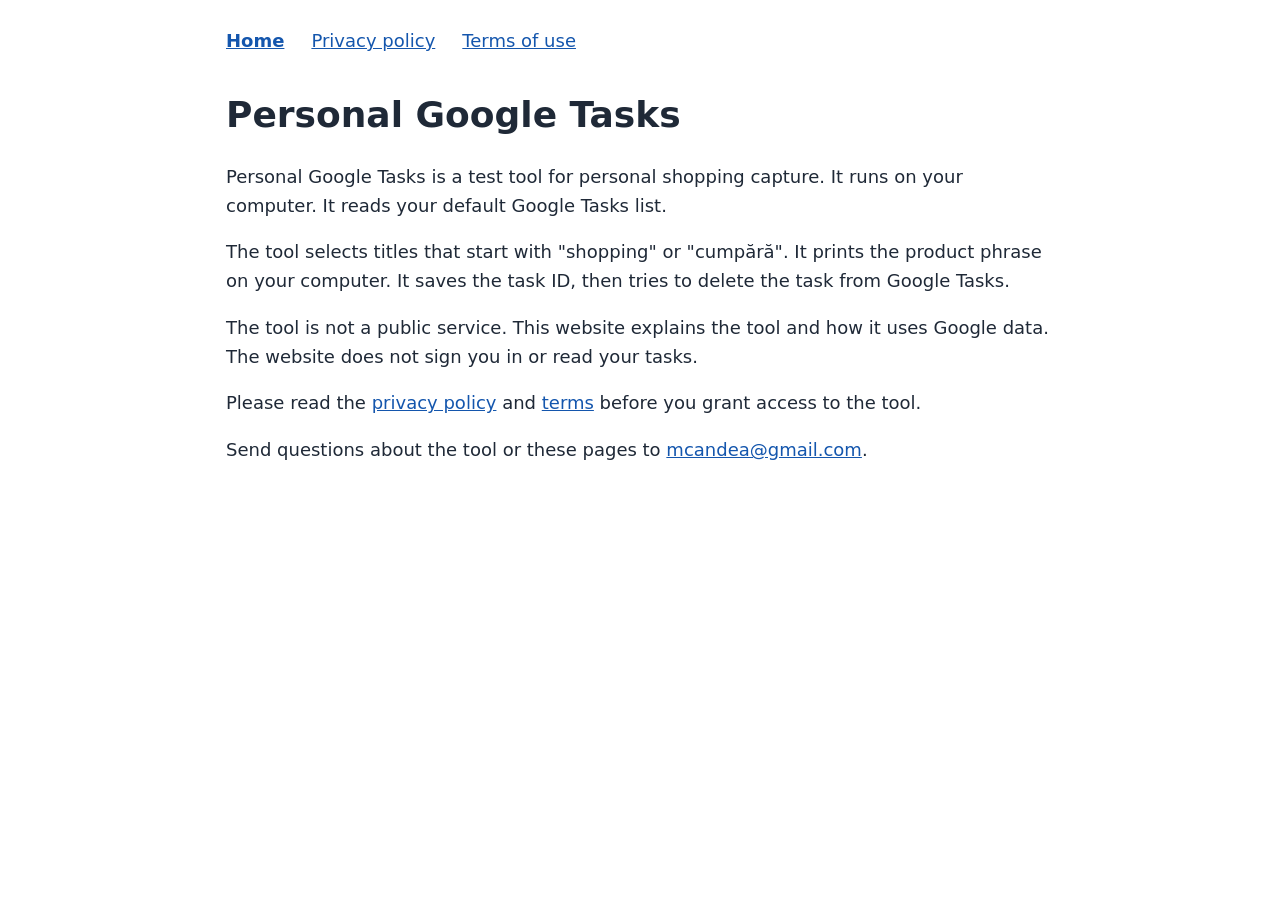
<file: index.html>
<!doctype html>
<html lang="en">
<head>
  <meta charset="utf-8">
  <meta name="viewport" content="width=device-width, initial-scale=1">
  <title>Personal Google Tasks</title>
  <link rel="stylesheet" href="styles.css">
</head>
<body>
  <nav aria-label="Information pages">
    <a href="./" aria-current="page">Home</a>
    <a href="privacy.html">Privacy policy</a>
    <a href="terms.html">Terms of use</a>
  </nav>
  <main>
    <h1>Personal Google Tasks</h1>
    <p>Personal Google Tasks is a test tool for personal shopping capture. It runs on your computer. It reads your default Google Tasks list.</p>
    <p>The tool selects titles that start with "shopping" or "cump&#259;r&#259;". It prints the product phrase on your computer. It saves the task ID, then tries to delete the task from Google Tasks.</p>
    <p>The tool is not a public service. This website explains the tool and how it uses Google data. The website does not sign you in or read your tasks.</p>
    <p>Please read the <a href="privacy.html">privacy policy</a> and <a href="terms.html">terms</a> before you grant access to the tool.</p>
    <p>Send questions about the tool or these pages to <a href="mailto:mcandea@gmail.com">mcandea@gmail.com</a>.</p>
  </main>
</body>
</html>
</file>
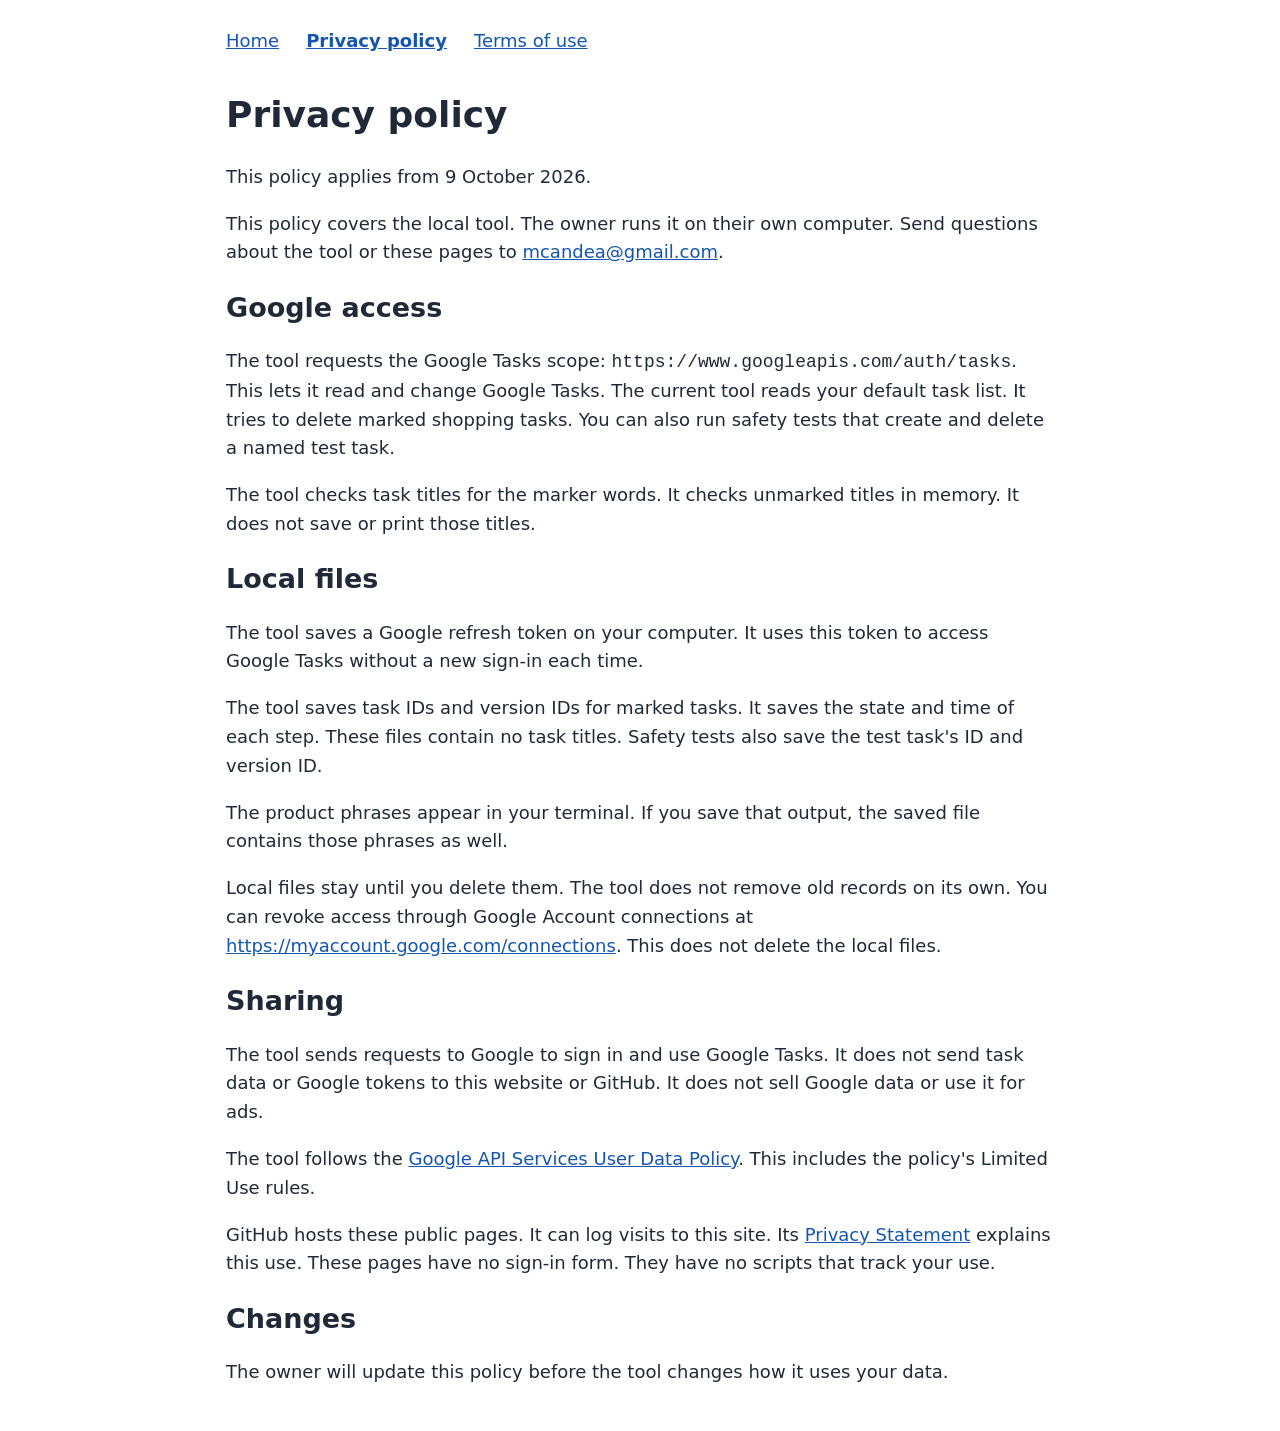
<file: privacy.html>
<!doctype html>
<html lang="en">
<head>
  <meta charset="utf-8">
  <meta name="viewport" content="width=device-width, initial-scale=1">
  <title>Privacy policy | Personal Google Tasks</title>
  <link rel="stylesheet" href="styles.css">
</head>
<body>
  <nav aria-label="Information pages">
    <a href="./">Home</a>
    <a href="privacy.html" aria-current="page">Privacy policy</a>
    <a href="terms.html">Terms of use</a>
  </nav>
  <main>
    <h1>Privacy policy</h1>
    <p>This policy applies from 9 October 2026.</p>
    <p>This policy covers the local tool. The owner runs it on their own computer. Send questions about the tool or these pages to <a href="mailto:mcandea@gmail.com">mcandea@gmail.com</a>.</p>
    <h2>Google access</h2>
    <p>The tool requests the Google Tasks scope: <code>https://www.googleapis.com/auth/tasks</code>. This lets it read and change Google Tasks. The current tool reads your default task list. It tries to delete marked shopping tasks. You can also run safety tests that create and delete a named test task.</p>
    <p>The tool checks task titles for the marker words. It checks unmarked titles in memory. It does not save or print those titles.</p>
    <h2>Local files</h2>
    <p>The tool saves a Google refresh token on your computer. It uses this token to access Google Tasks without a new sign-in each time.</p>
    <p>The tool saves task IDs and version IDs for marked tasks. It saves the state and time of each step. These files contain no task titles. Safety tests also save the test task's ID and version ID.</p>
    <p>The product phrases appear in your terminal. If you save that output, the saved file contains those phrases as well.</p>
    <p>Local files stay until you delete them. The tool does not remove old records on its own. You can revoke access through Google Account connections at <a href="https://myaccount.google.com/connections">https://myaccount.google.com/connections</a>. This does not delete the local files.</p>
    <h2>Sharing</h2>
    <p>The tool sends requests to Google to sign in and use Google Tasks. It does not send task data or Google tokens to this website or GitHub. It does not sell Google data or use it for ads.</p>
    <p>The tool follows the <a href="https://developers.google.com/terms/api-services-user-data-policy">Google API Services User Data Policy</a>. This includes the policy's Limited Use rules.</p>
    <p>GitHub hosts these public pages. It can log visits to this site. Its <a href="https://docs.github.com/en/site-policy/privacy-policies/github-privacy-statement">Privacy Statement</a> explains this use. These pages have no sign-in form. They have no scripts that track your use.</p>
    <h2>Changes</h2>
    <p>The owner will update this policy before the tool changes how it uses your data.</p>
  </main>
</body>
</html>
</file>
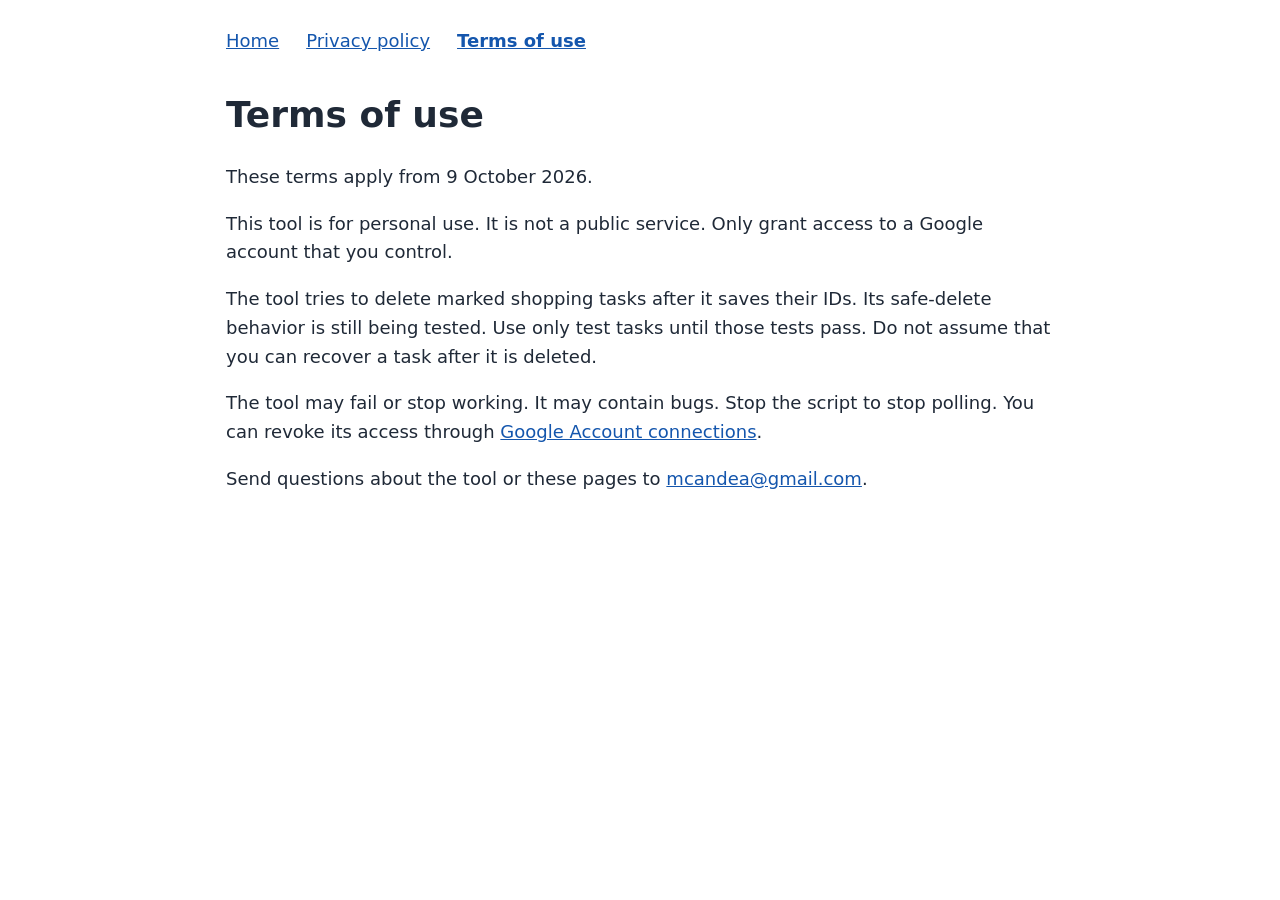
<file: terms.html>
<!doctype html>
<html lang="en">
<head>
  <meta charset="utf-8">
  <meta name="viewport" content="width=device-width, initial-scale=1">
  <title>Terms of use | Personal Google Tasks</title>
  <link rel="stylesheet" href="styles.css">
</head>
<body>
  <nav aria-label="Information pages">
    <a href="./">Home</a>
    <a href="privacy.html">Privacy policy</a>
    <a href="terms.html" aria-current="page">Terms of use</a>
  </nav>
  <main>
    <h1>Terms of use</h1>
    <p>These terms apply from 9 October 2026.</p>
    <p>This tool is for personal use. It is not a public service. Only grant access to a Google account that you control.</p>
    <p>The tool tries to delete marked shopping tasks after it saves their IDs. Its safe-delete behavior is still being tested. Use only test tasks until those tests pass. Do not assume that you can recover a task after it is deleted.</p>
    <p>The tool may fail or stop working. It may contain bugs. Stop the script to stop polling. You can revoke its access through <a href="https://myaccount.google.com/connections">Google Account connections</a>.</p>
    <p>Send questions about the tool or these pages to <a href="mailto:mcandea@gmail.com">mcandea@gmail.com</a>.</p>
  </main>
</body>
</html>
</file>
<file: styles.css>
:root {
  color-scheme: light;
  font: 1.125rem / 1.6 system-ui, sans-serif;
  color: #1f2937;
  background: #ffffff;
}

body {
  max-width: 46rem;
  margin: 0 auto;
  padding: 1.5rem;
  overflow-wrap: anywhere;
}

nav {
  display: flex;
  flex-wrap: wrap;
  gap: 0.5rem 1.5rem;
  margin-bottom: 2rem;
}

a {
  color: #1456ad;
}

a[aria-current="page"] {
  font-weight: bold;
}

:focus-visible {
  outline: 2px solid #1456ad;
  outline-offset: 4px;
}

h1,
h2 {
  line-height: 1.3;
}
</file>
